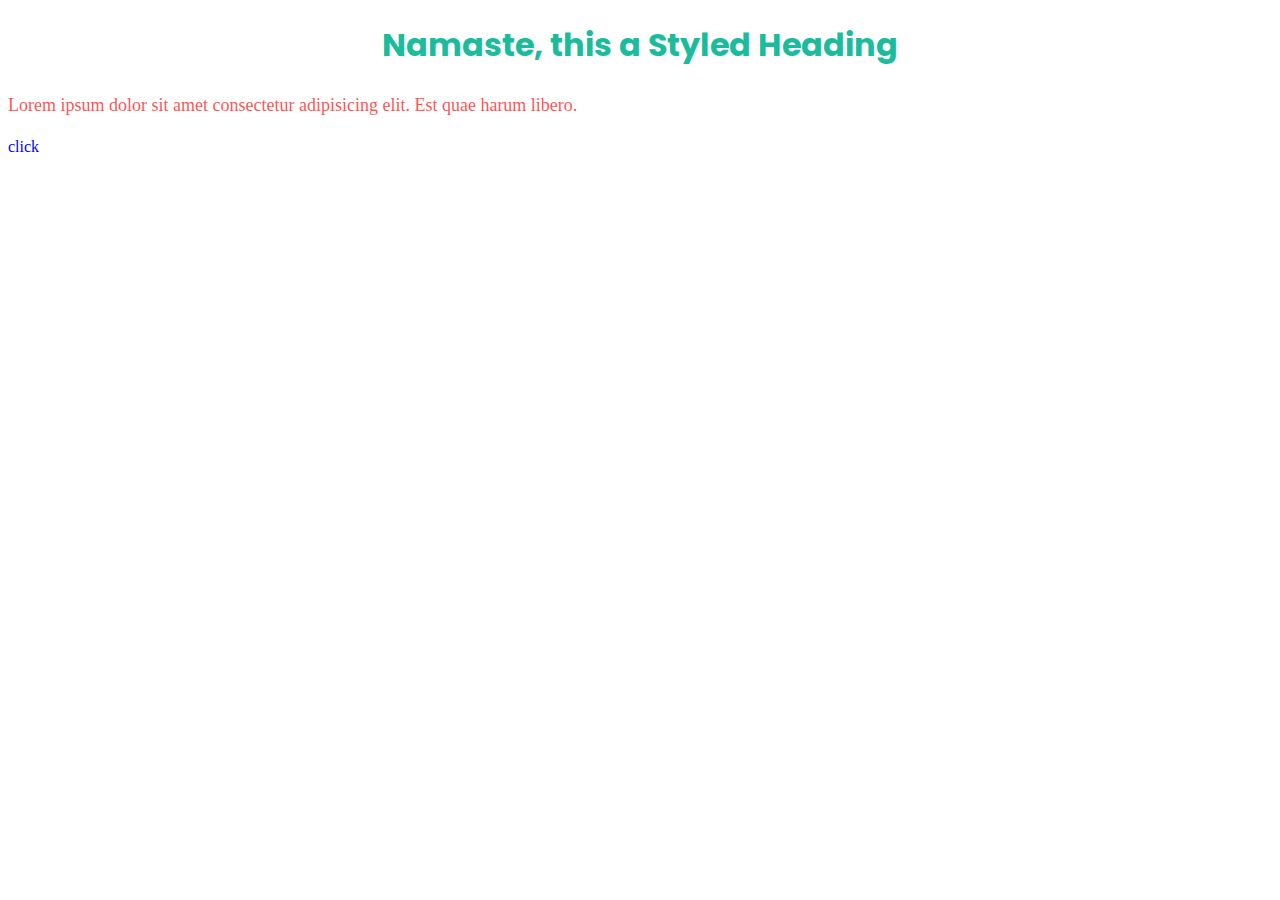
<file: index.html>
<!DOCTYPE html>
<html lang="en">
<head>
    <meta charset="UTF-8">
    <meta name="viewport" content="width=device-width, initial-scale=1.0">
    <title>Document</title>
    <link rel="preconnect" href="https://fonts.googleapis.com">
<link rel="preconnect" href="https://fonts.gstatic.com" crossorigin>
<link href="https://fonts.googleapis.com/css2?family=Noto+Serif:ital,
wght@0,100..900;1,100..900&family=Poppins:ital,wght@0,100;0,200;0,300;0,400;0,
500;0,600;0,700;0,800;0,900;1,100;1,200;1,300;1,400;1,500;1,600;1,700;1,800;1,
900&family=Roboto+Mono:ital,wght@0,100..700;1,100..700&family=Roboto:ital,
wght@0,100..900;1,100..900&display=swap" rel="stylesheet">
<style>
    h1{
        color:#1abc9c;
        text-align: center;
        font-family: 'Poppins', 'Gill Sans', 'Gill Sans MT', Calibri, 'Trebuchet MS', sans-serif;
    }
    p{
        font-size: 18px;
        line-height: 1.6;
        color: rgba(255, 0, 0, 0.7);
    }
    a{
        color:blue;
        text-decoration: none;
    }
</style>
</head>
<body>
    <h1>Namaste, this a Styled Heading</h1>
    <p>Lorem ipsum dolor sit amet consectetur adipisicing elit. Est quae harum libero.</p>
    <a href="#">click</a>
</body>
</html>
</file>
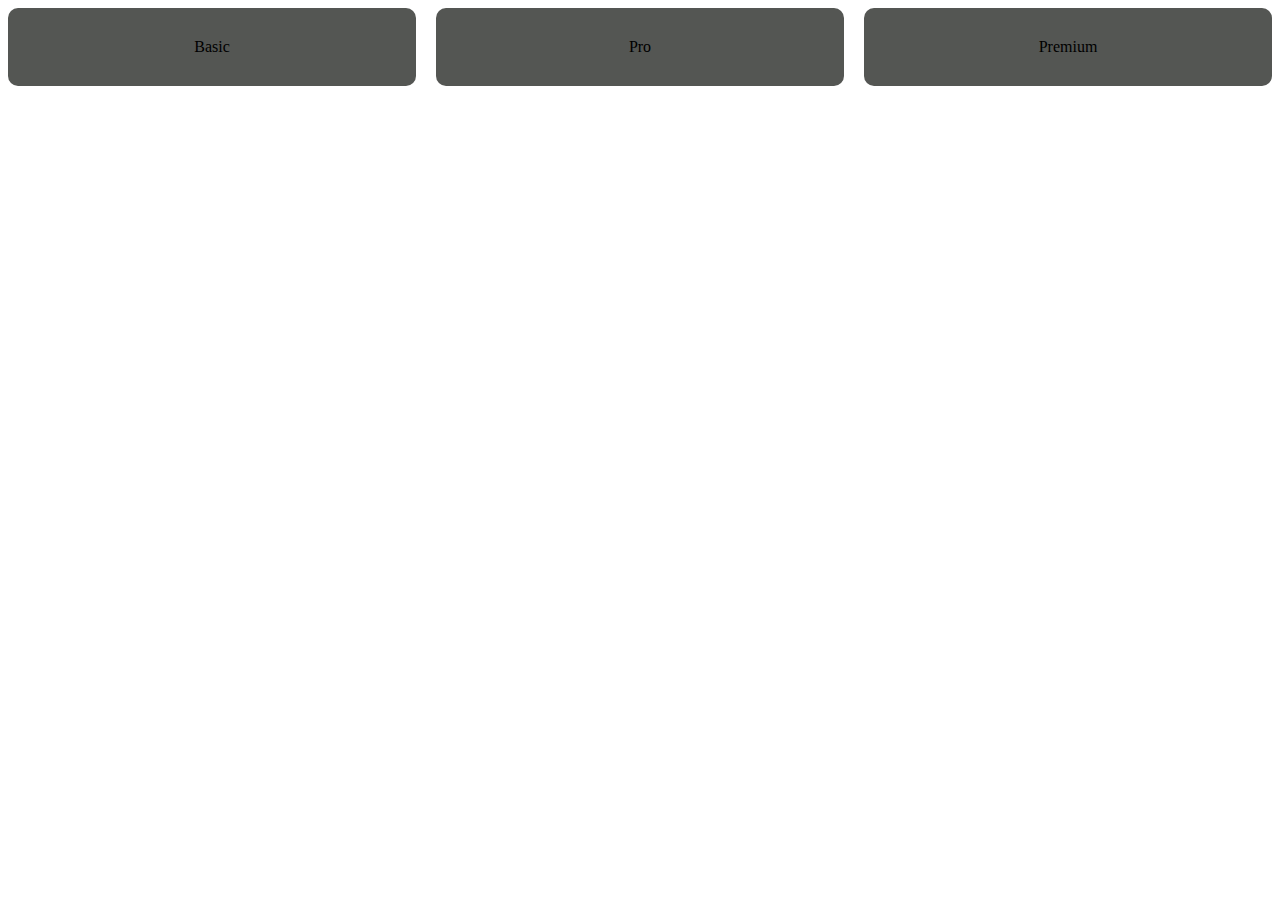
<file: Challenge/index.html>
<!DOCTYPE html>
<html lang="en">
<head>
    <meta charset="UTF-8">
    <meta name="viewport" content="width=device-width, initial-scale=1.0">
    <title>Column Pricing Table</title>
    <style>
        .pricing{
            display: flex;
            gap: 20px;
            justify-content: center;
            align-items: stretch;
        }
        .card{
            flex: 1;
            padding: 30px;
            background: #545653;
            border-radius: 10px;
            text-align: center;
        }
    </style>
</head>
<body>
    <div class="pricing">
        <div class="card">Basic</div>
        <div class="card">Pro</div>
        <div class="card">Premium</div>
    </div>
</body>
</html>
</file>
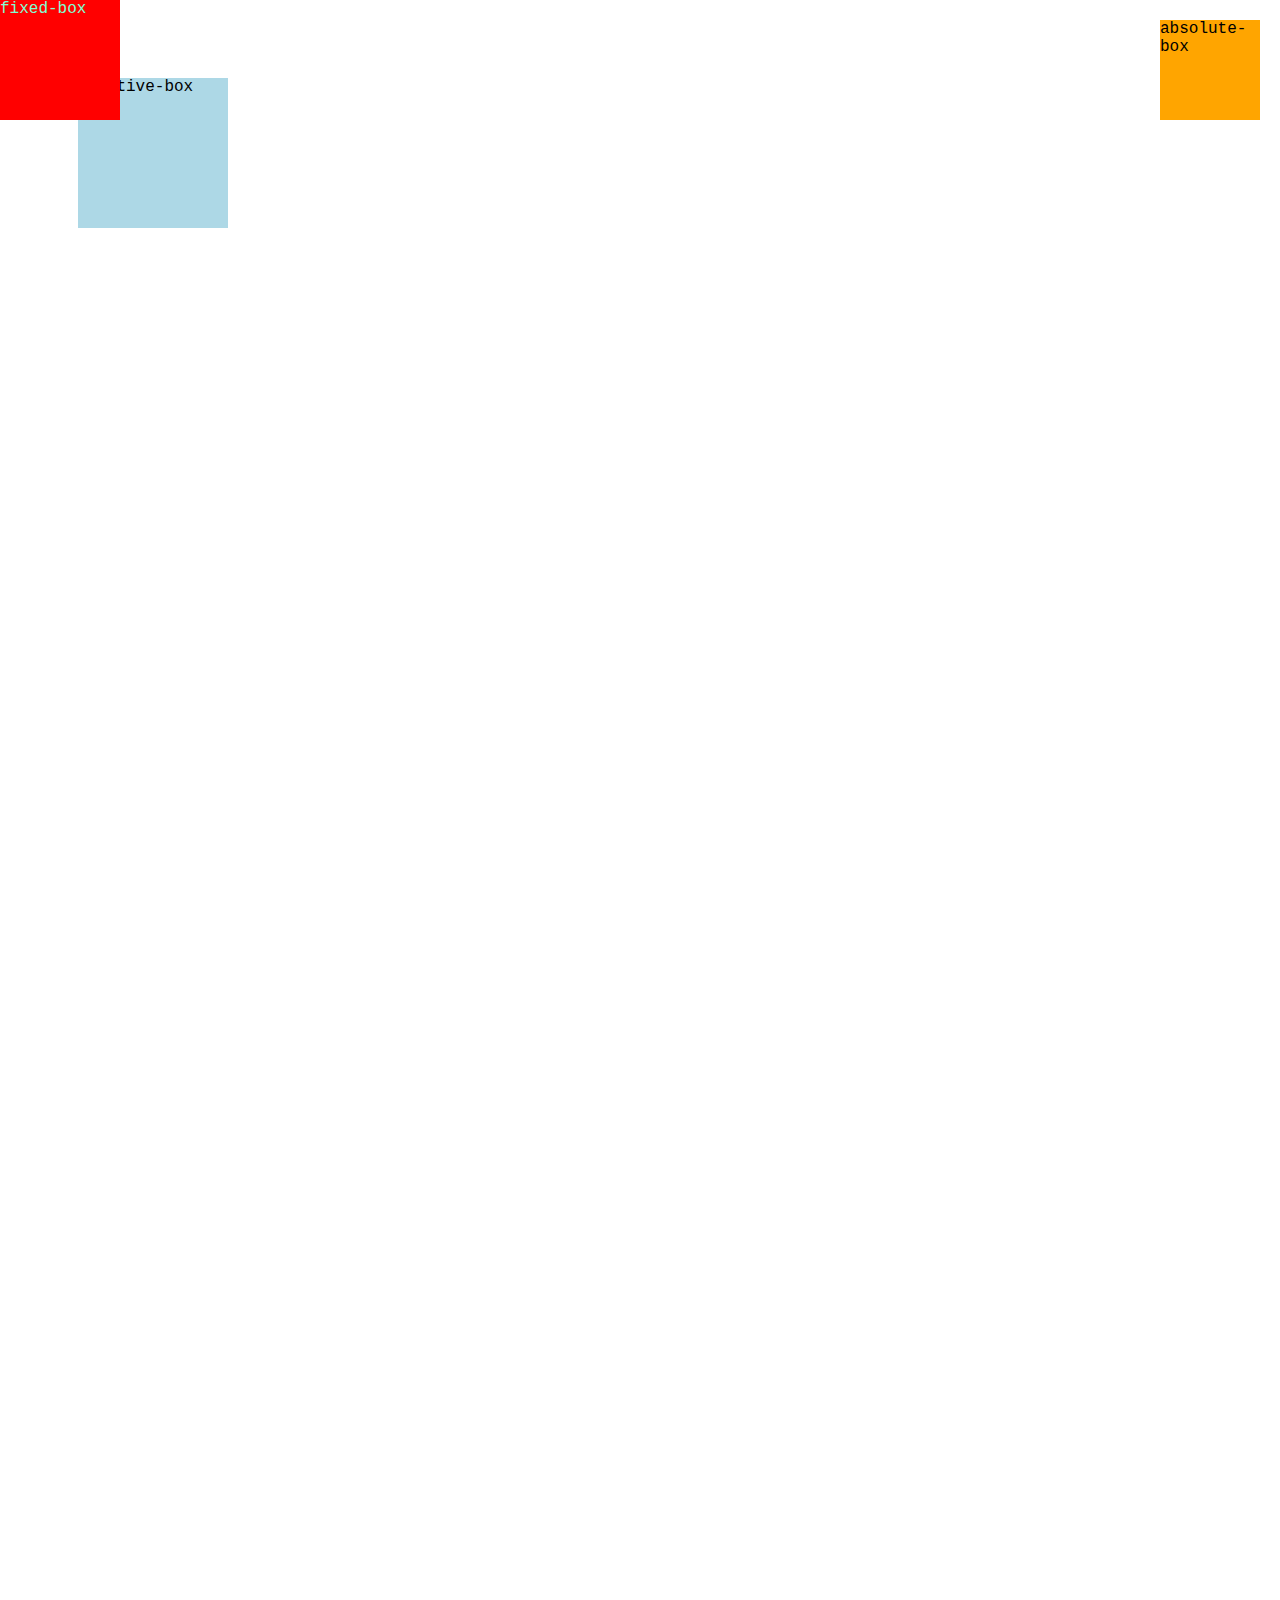
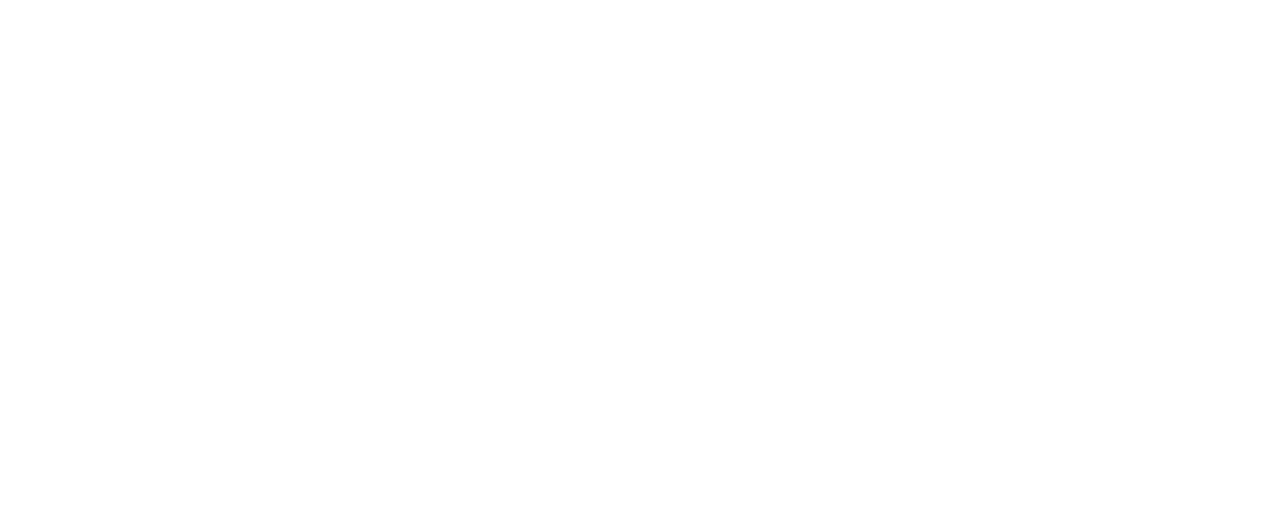
<file: day1/index.html>
<!DOCTYPE html>
<html lang="en">
<head>
    <meta charset="UTF-8">
    <meta name="viewport" content="width=device-width, initial-scale=1.0">
    <title>css position mini chalenge</title>
    <link rel="stylesheet" href="style1.css">
</head>
<body>
    <div class="fixed-box">
        fixed-box
    </div>

    <div class="relative-box">
        relative-box
    </div>

    <div class="absolute-box">
        absolute-box
    </div>
</body>
</html>
</file>
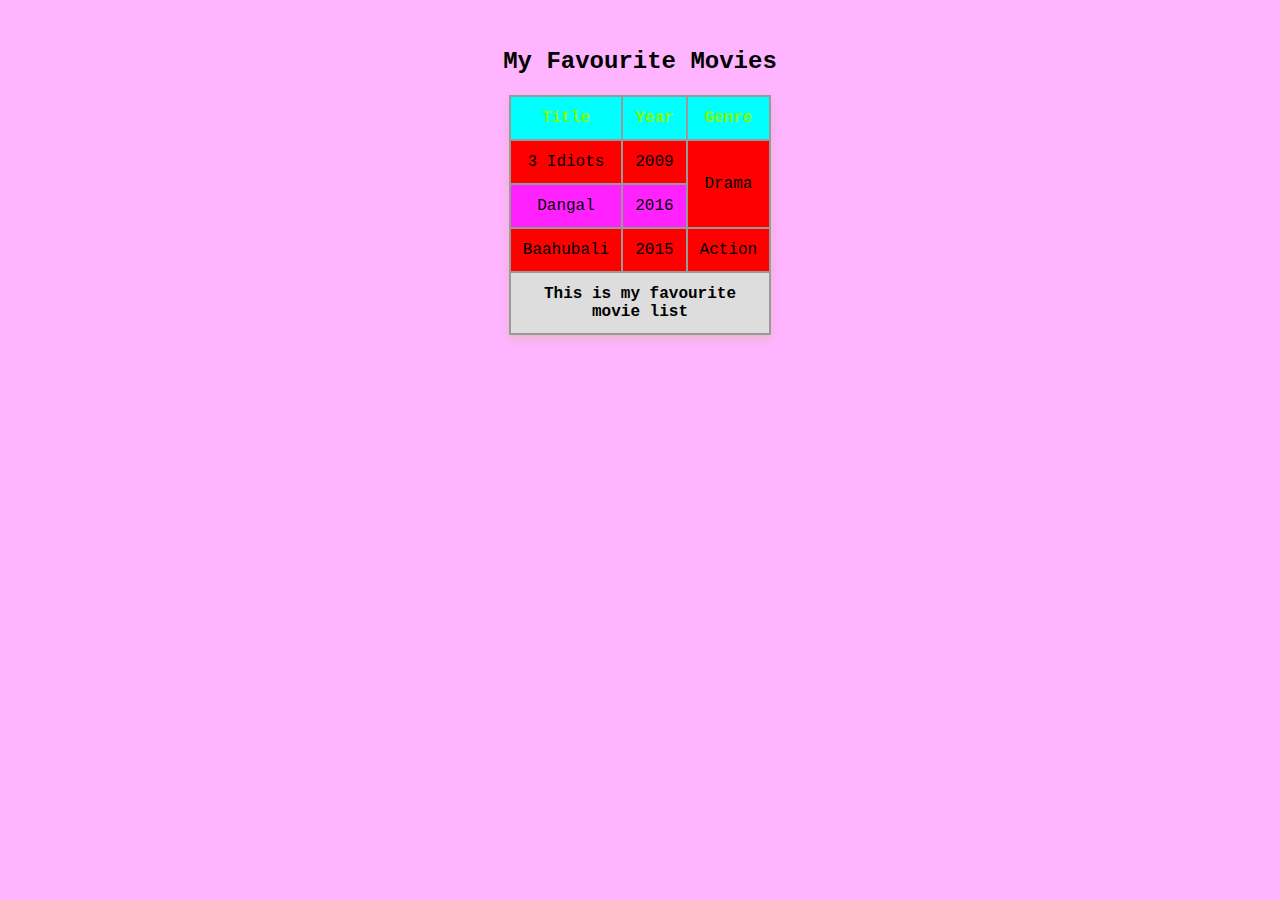
<file: day4/index.html>
<!DOCTYPE html>
<html lang="en">

<head>
    <meta charset="UTF-8">
    <meta name="viewport" content="width=device-width, initial-scale=1.0">
    <title>Favourite Movies Table</title>
    <style>
        body{
            font-family: 'Courier New', Courier, monospace;
            background-color: #f4f6;
            padding: 20px;
        }
        h2{
            text-align: center;
            margin-bottom: 20px;

        }
        table{
            width: 80px;
            margin: auto;
            border-collapse: collapse;
            background-color: red;
            box-shadow: 0 4px 10px rgba(155, 189, 10, 0.2);
        }
        th, td{
            border: 2px solid #999;
            padding: 12px;
            text-align: center;
        }
        thead{
            background-color: aqua;
            color: chartreuse;
        }
        tbody tr:nth-child(even){
            background-color: #f2f;
        }
        tbody tr:hover{
            background-color: #e0f7;
        }
        tfoot{
            background-color: #ddd;
            font-weight: bold;
        }
    </style>
</head>

<body>
    <h2>My Favourite Movies</h2>

    <table>
        <thead>
            <tr>
                <th>Title</th>
                <th>Year</th>
                <th>Genre</th>
            </tr>

        </thead>

        <tbody>
            <tr>
                <td>3 Idiots</td>
                <td>2009</td>
                <td rowspan="2">Drama</td>
            </tr>
            <tr>
                <td>Dangal</td>
                <td>2016</td>
            </tr>
            <tr>
                <td>Baahubali</td>
                <td>2015</td>
                <td>Action</td>
            </tr>
        </tbody>

        <tfoot>
            <tr>
                <td colspan="3">This is my favourite movie list</td>
            </tr>
        </tfoot>
    </table>
</body>

</html>
</file>
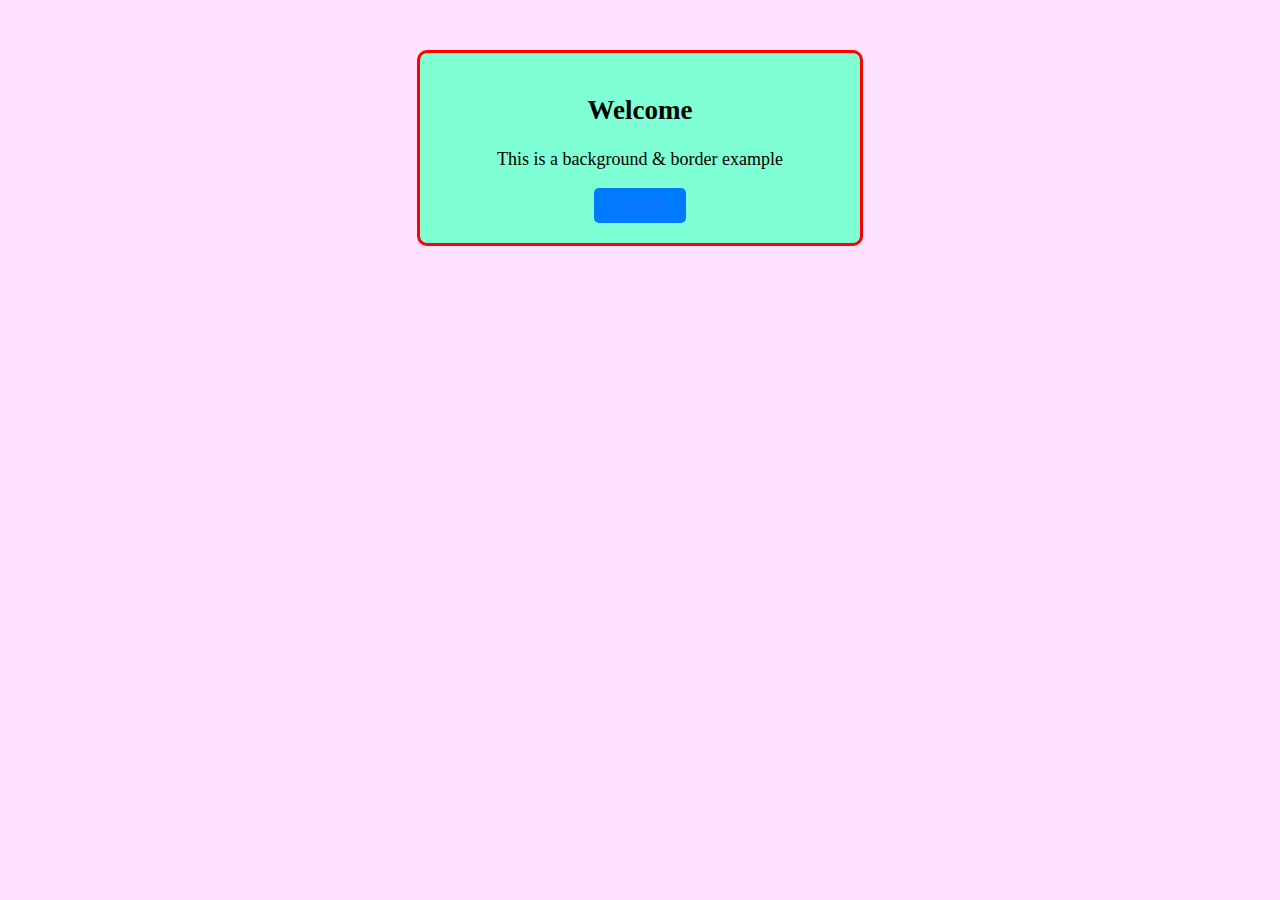
<file: lecture11/index.html>
<!DOCTYPE html>
<html lang="en">
<head>
    <meta charset="UTF-8">
    <meta name="viewport" content="width=device-width, initial-scale=1.0">
    <title>Lecture 11 Example</title>
     <link rel="stylesheet" href="style2.css">
</head>
<body>
   <div class="box">
    <h2>Welcome</h2>
    <p>This is a background & border example</p>

    <button class="btn">Click Me</button>
   </div>
</body>
</html>
</file>
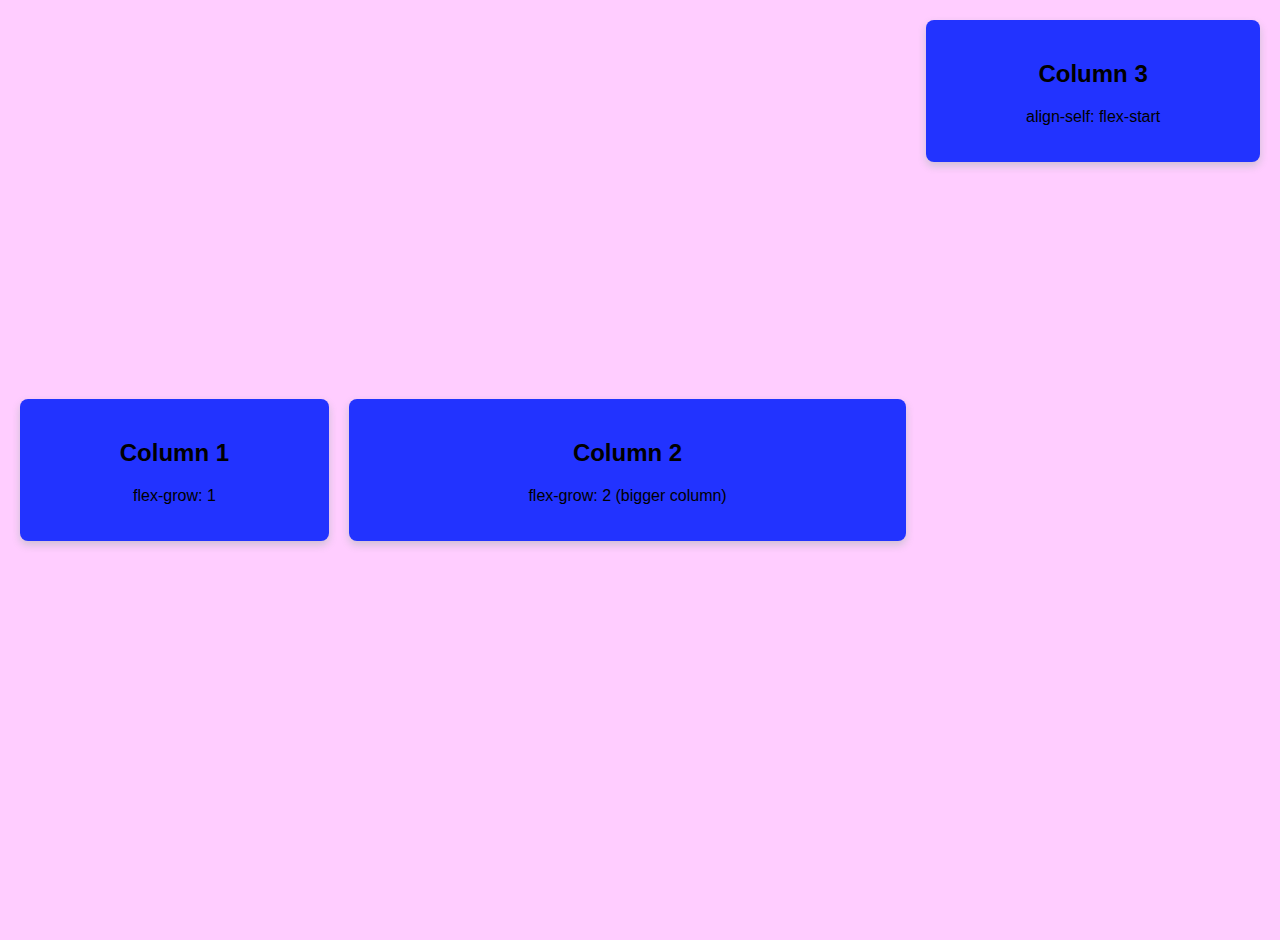
<file: practiceset/index.html>
<!DOCTYPE html>
<html lang="en">
<head>
    <meta charset="UTF-8">
    <meta name="viewport" content="width=device-width, initial-scale=1.0">
    <title>3 Column Flexbox Layout</title>
    <style>
        body{
            margin: 0;
            padding: 0;
            font-family: 'Franklin Gothic Medium', 'Arial Narrow', Arial, sans-serif;
            background-color: #f4f4;
        }

        .container{
            display:flex;
            gap: 20px;
            padding: 20px;
            height: 100vh;
            align-items: center;
            
        }

        .column{
            background-color: #23ff;
            padding: 20px;
            border-radius: 8px;
            box-shadow: 0 4px 8px rgba(10, 145, 40, 0.2);
            text-align: center;
        }

        .col-1{
            flex-grow: 1;
        }

        .col-2{
            flex-grow: 2;
        }
        .col-3{
            flex-grow: 1;
        }
        .col-3{
            align-self: flex-start;
         
        }
    </style>
</head>
<body>
    <div class="container">
        <div class="column col-1">
            <h2>Column 1</h2>
            <p>flex-grow: 1</p>
        </div>

        <div class="column col-2">
            <h2>Column 2</h2>
            <p>flex-grow: 2 (bigger column)</p>
        </div>

        <div class="column col-3">
            <h2>Column 3</h2>
            <p>align-self: flex-start</p>
        </div>
    </div>
</body>
</html>
</file>
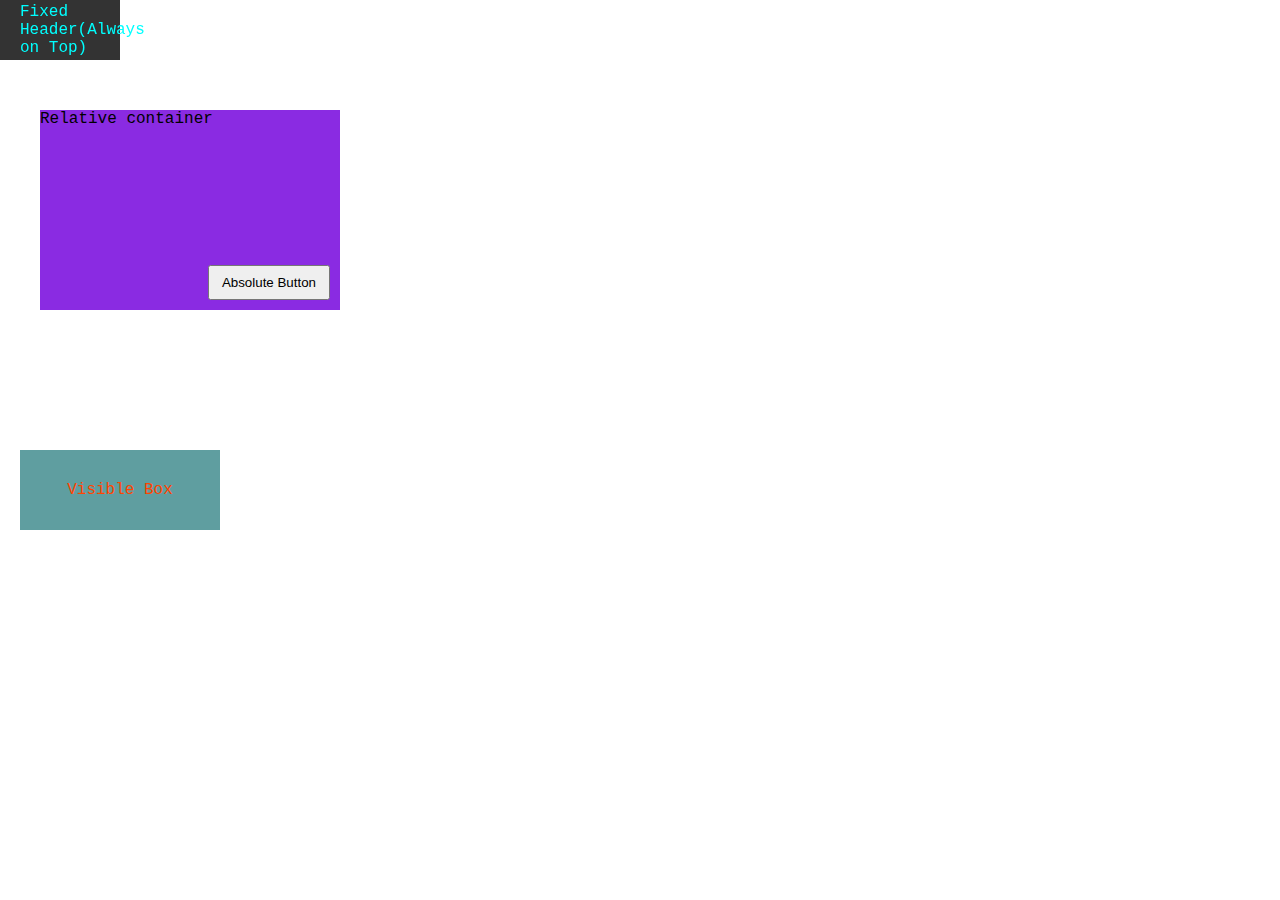
<file: day2/script.html>
<!DOCTYPE html>
<html lang="en">
<head>
    <meta charset="UTF-8">
    <meta name="viewport" content="width=device-width, initial-scale=1.0">
    <title>css homework</title>
    <style>
        body{
            margin:0;
            padding-top: 70px;
            font-family: 'Courier New', Courier, monospace;
        }

        header{
            position:fixed;
            top:0;
            left:0;
            width:100px;
            height:60px;
            background-color: #333;
            color:aqua;
            display:flex;
            align-items: center;
            padding-left: 20px;
            z-index: 100;
        }

        .container{
            position:relative;
            width:300px;
            height:200px;
            margin:40px;
            background-color: blueviolet;
        }
        .container button{
            position:absolute;
            bottom: 10px;
            right:10px;
            padding:8px 12px;
        }

        .box{
            width: 200px;
            height:80px;
            margin:20px;
            background-color: cadetblue;
            color: orangered;
            display: flex;
            align-items: center;
            justify-content: center;
        }

        .hide-display{
            display: none;
        }

        .hide-visibility{
            visibility:hidden;
        }
    </style>
</head>
<body>
    <header>
        Fixed Header(Always on Top)
    </header>

    <div class="container">
        Relative container
        <button>Absolute Button</button>
    </div>

    <div class="box hide-display">
        Display None Box
    </div>

    <div class="box hide-visibility">
        Visibility hidden Box
    </div>

    <div class="box">
        Visible Box
    </div>
</body>
</html>
</file>
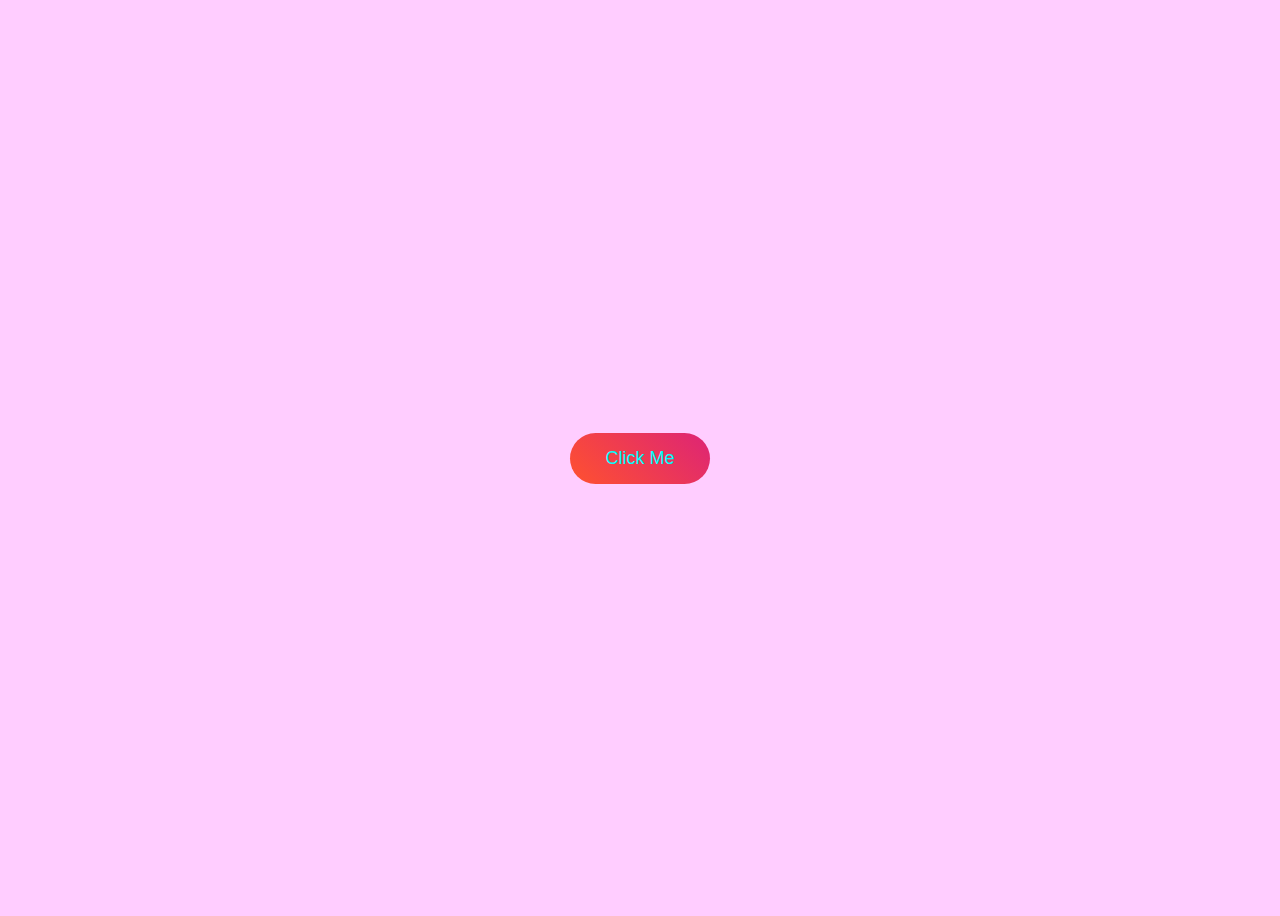
<file: day3/index1.html>
<!DOCTYPE html>
<html lang="en">
<head>
    <meta charset="UTF-8">
    <meta name="viewport" content="width=device-width, initial-scale=1.0">
    <title>Style Button</title>
    <link rel="preconnect" href="https://fonts.googleapis.com">
<link rel="preconnect" href="https://fonts.gstatic.com" crossorigin>
<link href="https://fonts.googleapis.com/css2?family=Gravitas+One&family=Noto+Serif:ital,wght@0,100..900;1,100..900&family=Oswald:wght@200..700&family=Poppins:ital,wght@0,100;0,200;0,300;0,400;0,500;0,600;0,700;0,800;0,900;1,100;1,200;1,300;1,400;1,500;1,600;1,700;1,800;1,900&family=Roboto+Mono:ital,wght@0,100..700;1,100..700&family=Roboto:ital,wght@0,100..900;1,100..900&display=swap" rel="stylesheet">

    <style>
        body{
            display:flex;
            justify-content: center;
            align-items: center;
            height: 100vh;
            background: #f4f4;
            font-family: 'Poppins', sans-serif;
        }

        .btn{
            padding: 15px 35px;
            font-size: 18px;
            color: aqua;
            border: none;
            border-radius: 30px;
            cursor: pointer;
            background: linear-gradient(45deg, #ff512f, #dd2476);
            transition: all 0.3s ease;
        }

        .btn:hover{
            transform: scale(1.1);
            transform: 0 8px 20px rgba(0, 0 ,0, 0.3);
            background: linear-gradient(45deg, #dd2476, #ff512f);
        }

    </style>
</head>
<body>
    <button class="btn">Click Me</button>
</body>
</html>
</file>
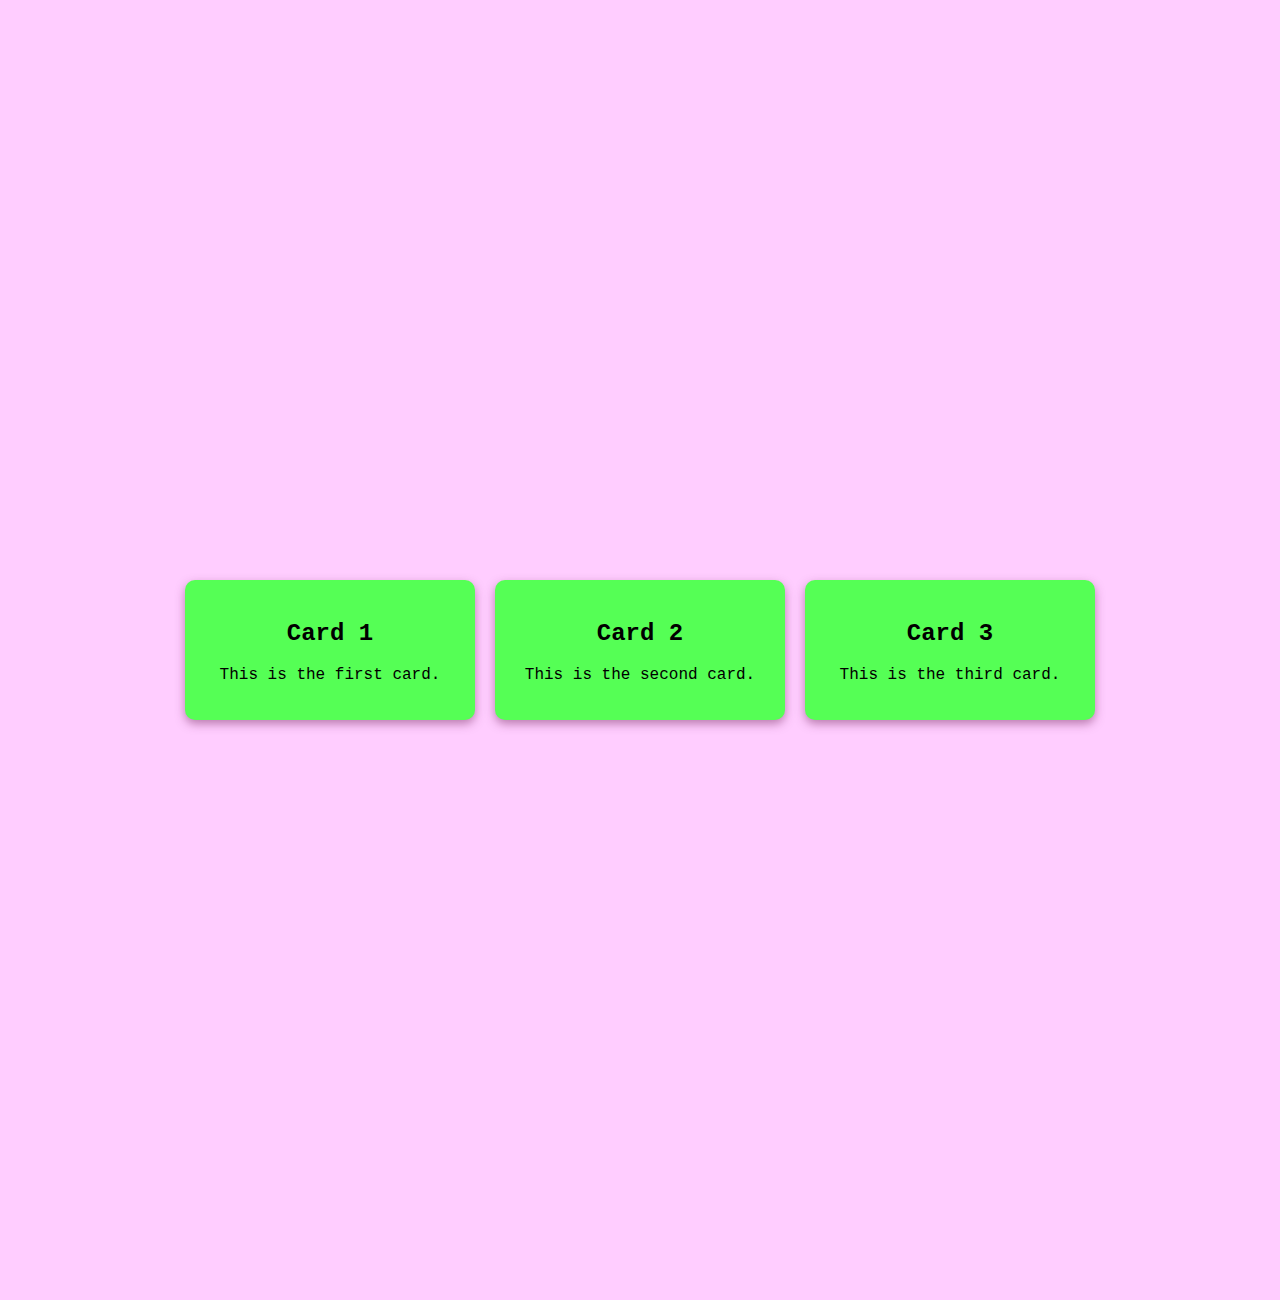
<file: homework/Card.html>
<!DOCTYPE html>
<html lang="en">
<head>
    <meta charset="UTF-8">
    <meta name="viewport" content="width=device-width, initial-scale=1.0">
    <title>Centered Card using Flexbox</title>
    <style>
        body{
            margin: 200px;
            height: 100vh;
            display: flex;
            justify-content: center;
            align-items: center;
            background-color: #f4f4;
            font-family: 'Courier New', Courier, monospace;
        }

        .card-container{
            display:flex;
            gap: 20px;
        }
        .card{
            width: 250px;
            padding: 20px;
            background-color: #5f5;
            border-radius: 10px;
            box-shadow: 0 4px 10px rgba(120, 45, 98, 0.5);
            text-align: center;
        }
        
    </style>
</head>
<body>
    <div class="card-container">
        <div class="card">
            <h2>Card 1</h2>
            <p>This is the first card.</p>
        </div>

        <div class="card">
            <h2>Card 2</h2>
            <p>This is the second card.</p>
        </div>

        <div class="card">
            <h2>Card 3</h2>
            <p>This is the third card.</p>
        </div>

    </div>
</body>
</html>
</file>
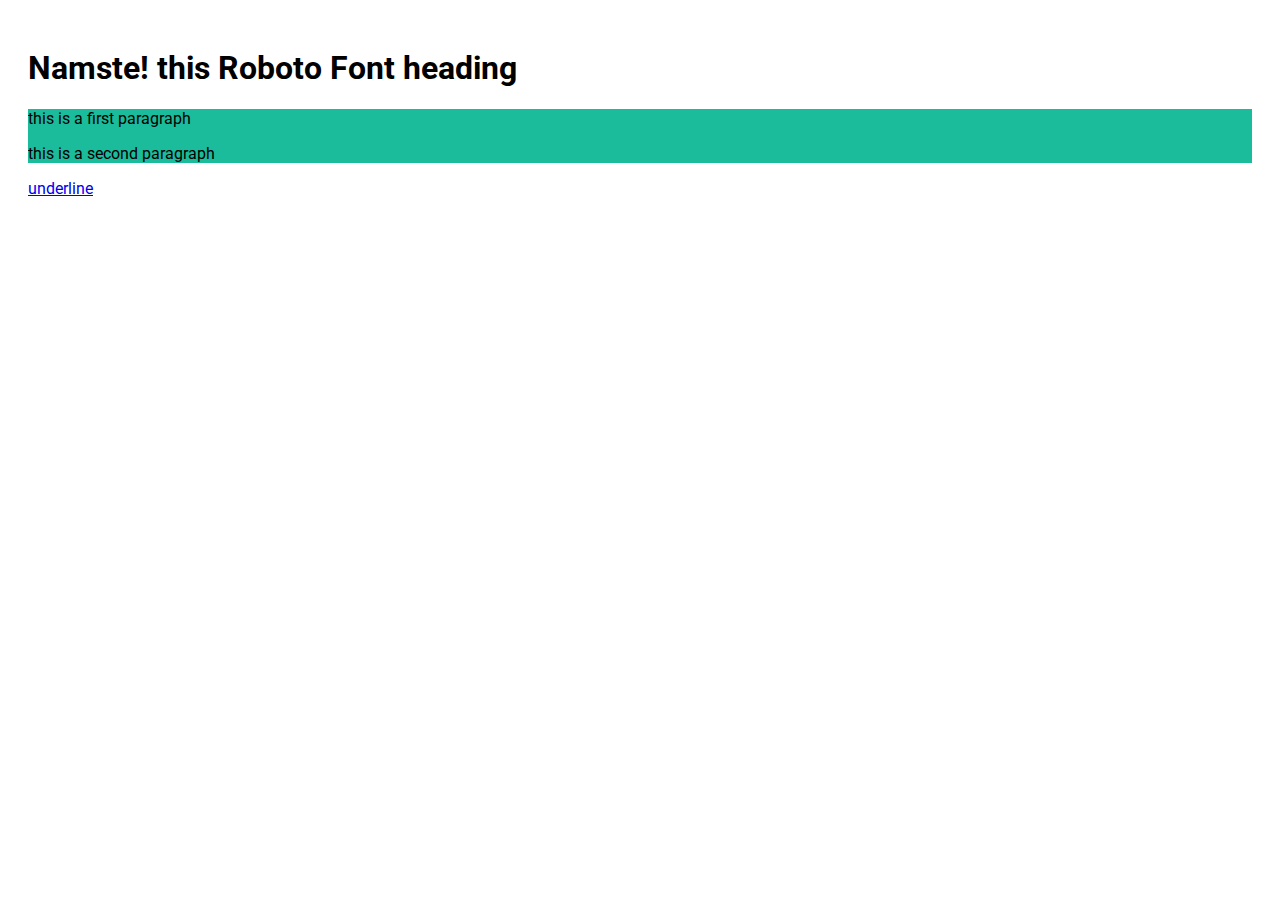
<file: lecture8/script.html>
<!DOCTYPE html>
<html lang="en">
<head>
    <meta charset="UTF-8">
    <meta name="viewport" content="width=device-width, initial-scale=1.0">
    <title>Document</title>
    <link rel="preconnect" href="https://fonts.googleapis.com">
<link rel="preconnect" href="https://fonts.gstatic.com" crossorigin>
<link href="https://fonts.googleapis.com/css2?family=Gravitas+One&family=Noto+Serif:ital,wght@0,100..900;1,100..900&family=Poppins:ital,wght@0,100;0,200;0,300;0,400;0,500;0,600;0,700;0,800;0,900;1,100;1,200;1,300;1,400;1,500;1,600;1,700;1,800;1,900&family=Roboto+Mono:ital,wght@0,100..700;1,100..700&family=Roboto:ital,wght@0,100..900;1,100..900&display=swap" rel="stylesheet">
<link rel="stylesheet" href="style.css">
</head>
<body>
    <h1>Namste! this Roboto Font heading</h1>
    <div class="box">
        <p class="text-one">this is a first paragraph</p>
        <p class="text-two">this is a second paragraph</p>
    </div>
    <a href="#" class="no-underline">underline</a>
</body>
</html>
</file>
<file: day1/style1.css>
body{
    height: 2000px;
    padding: 50px;
    font-family: 'Courier New', Courier, monospace;
}

.relative-box{
    position:relative;
    top:20px;
    left:20px;
    width:150px;
    height:150px;
    background-color: lightblue;
    z-index: 1;
}

.parent{
    position: relative;
    width:300px;
    height:200px;
    background-color: yellow;
    margin-top: 40px;
    z-index: 2;
}

.absolute-box{
    position:absolute;
    top:20px;
    right: 20px;
    width:100px;
    height:100px;
    background-color: orange;
    z-index: 3;
}

.fixed-box{
    position: fixed;
    top:0;
    left:0;
    width:120px;
    height:120px;
    background-color: red;
    color:aquamarine;
    z-index: 10;
    
}
</file>
<file: lecture11/style2.css>
body{
    background-color: #f2f2;
    font-size: large;
}
.box{
    width: 400px;
    background-color: aquamarine;
    border: 3px solid red;
    border-radius: 10px;
    padding: 20px;
    margin: 50px auto;
    text-align: center;
}
.btn{
    background-color: #007bff;
    color:#f2f2;
    border: none;
    padding: 10px 20px;
    border-radius: 5px;
    cursor: pointer;
}
.btn:hover{
    background-color: #0056b3;
}
</file>
<file: lecture8/style.css>
body{
    font-family: 'Roboto', sans-serif;
    padding: 20px;
}
.box{
    background-color: rgba(26, 188, 156);
}
</file>
